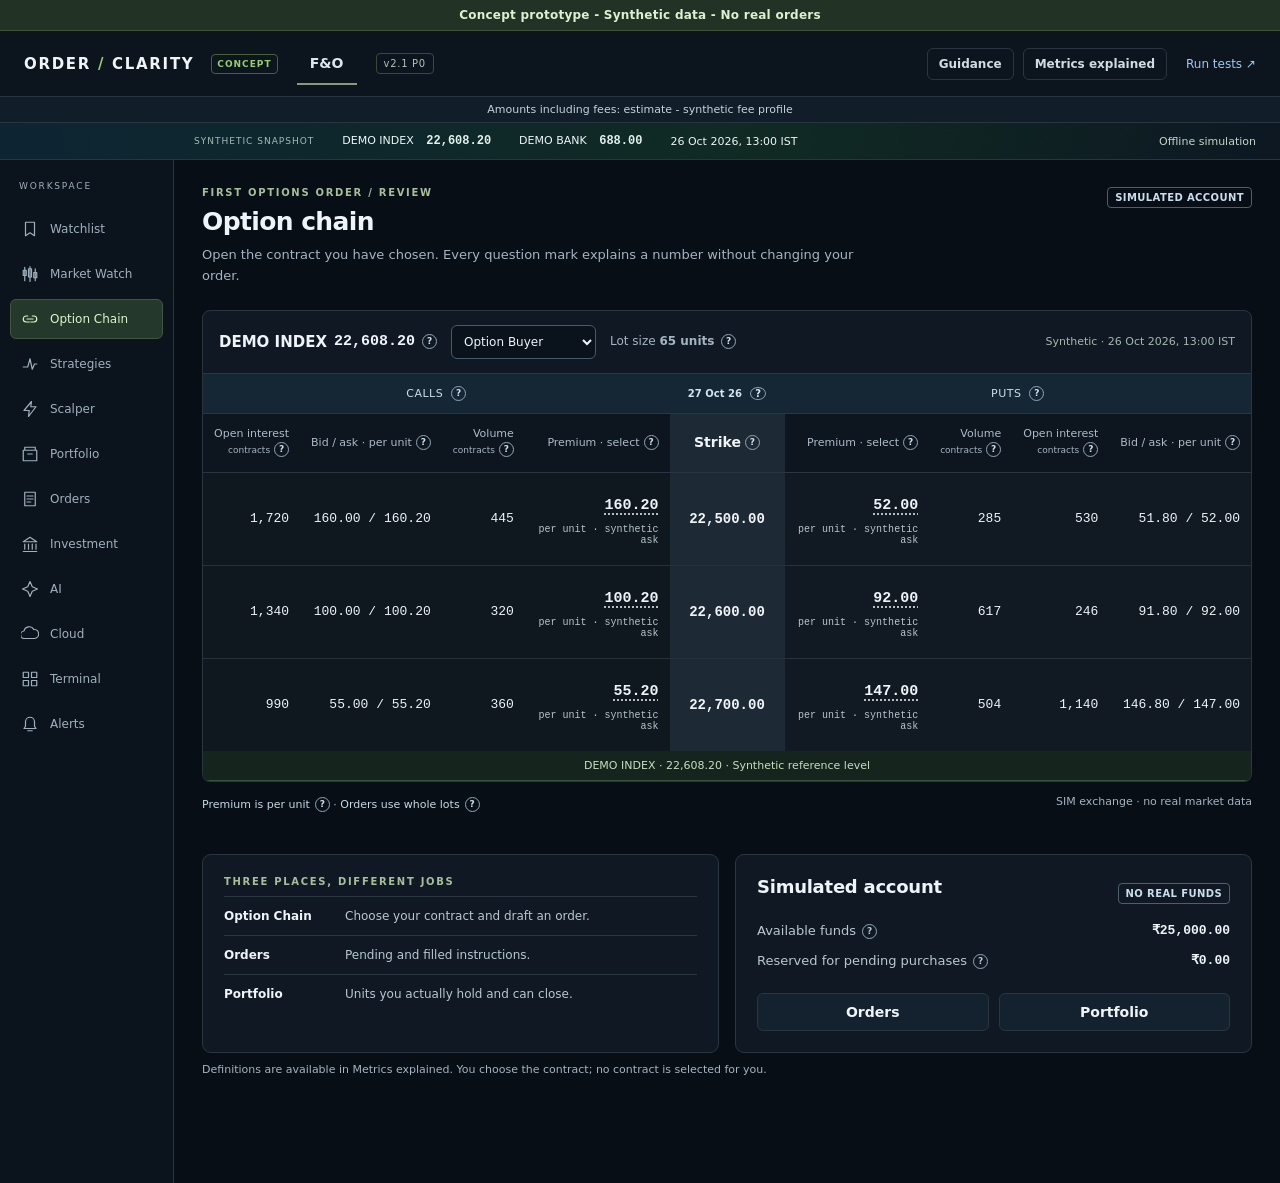
<file: index.html>
<!doctype html>
<html lang="en">
<head>
  <meta charset="utf-8"><meta name="viewport" content="width=device-width,initial-scale=1">
  <meta name="description" content="An offline concept prototype for understanding a chosen first options order. Synthetic data, simulated orders only.">
  <title>Order clarity · First order, understood</title>
  <link rel="icon" href="data:,">
  <link rel="stylesheet" href="assets/css/styles.css?v=2.1-p0">
</head>
<body>
  <a class="skip" href="#main">Skip to content</a>
  <div class="concept-banner">Concept prototype - Synthetic data - No real orders</div>
  <header class="topbar"><div class="wordmark">ORDER<span> / </span>CLARITY <span class="concept-tag">CONCEPT</span></div>
    <button class="product-tab" data-action="enter-fno" id="fno-entry">F&amp;O</button><span class="release-tag">v2.1 P0</span><div class="header-tools"><button class="text-button" id="guidance-toggle" data-action="guidance">Guidance</button><button class="text-button" data-action="glossary">Metrics explained</button></div>
    <a class="test-link" href="tests.html">Run tests <span aria-hidden="true">↗</span></a>
  </header>
  <div class="fee-estimate-notice" id="fee-estimate-notice">Amounts including fees: estimate - synthetic fee profile</div>
  <div class="market-strip"><span class="strip-label">SYNTHETIC SNAPSHOT</span><span>DEMO INDEX <b>22,608.20</b></span><span>DEMO BANK <b>688.00</b></span><span id="clock-label">26 Oct 2026 · 13:00 IST</span><span class="offline-label">Offline simulation</span></div>
  <div class="workspace"><nav id="sidebar" class="sidebar" aria-label="Dashboard navigation"></nav><main id="main" tabindex="-1"><div id="app"></div></main></div>
  <dialog id="experience-dialog" aria-labelledby="dialog-title"><div id="dialog-content"></div></dialog>
  <div id="toast" class="toast" role="status" aria-live="polite" hidden></div>
  <details hidden id="evaluator" class="evaluator">
    <summary><span class="drawer-dot" aria-hidden="true"></span> Evaluator controls </summary>
    <div class="drawer-content">
      <div class="mode-control evaluation-mode" role="group" aria-label="Comprehension test mode"><button id="review-mode" data-mode="review">Review layer</button><button id="baseline-mode" data-mode="baseline">Constructed baseline</button></div>
      <p class="policy-note">Prototype policies, not Nubra or exchange rules: stale &gt; 30 seconds; spread &gt; 5% of midpoint blocks review. Fills are evaluator-triggered and must match a price and whole-lot depth.</p>
      <div class="controls-grid">
        <label>Scenario<select id="scenario"><option value="normal">Normal</option><option value="stale">Stale quote</option><option value="wide">Wide spread</option><option value="no-bid">No bid</option><option value="missing-fees">Missing fees</option><option value="changed">Data changed after review</option><option value="missing-data">Missing contract data</option><option value="expired">Expired contract</option><option value="stop-gap">Gap below pending stop-limit</option></select></label>
        <button id="apply-scenario" class="secondary">Apply scenario</button>
        <label>Separate test fixture<select id="fixture"><option value="">Choose a fixture</option><option value="A">A · Synthetic normal call</option><option value="B">B · Synthetic normal put</option><option value="C">C · Synthetic no-bid call</option><option value="D">D · Synthetic stock option (blocked)</option><option value="REG-C">Regression · 22,600 CE, ₹150.45</option><option value="REG-P">Regression · 22,600 PE, ₹78.95</option><option value="GOLD-C">Arithmetic · 20,000 CE, ₹100</option><option value="GOLD-P">Arithmetic · 20,000 PE, ₹100</option></select></label>
        <button id="load-fixture" class="secondary">Open fixture</button>
      </div>
      <div class="controls-grid fill-grid"><label>Active simulated order<select id="active-order"><option value="">No submitted orders</option></select></label><button id="fill-now" class="secondary">Fill now</button><button id="partial-fill" class="secondary">Partial 50%</button><button id="reject-order" class="secondary">Reject remainder</button><button id="stay-pending" class="secondary">Let it stay pending</button></div>
      <div class="controls-grid"><label>Expiry settlement level<input id="settlement-level" inputmode="decimal" value="22600.00"></label><button id="settle" class="secondary">Process synthetic expiry</button><button id="reset" class="danger-outline">Reset simulation</button><button id="open-sell" class="secondary">Test opening Sell</button></div>
      <p id="evaluator-result" class="drawer-result" role="status" aria-live="polite">Select a contract or test fixture to begin. Partial 50% needs at least two remaining lots.</p>
      <p class="small">No real account or network connection. Reset clears all orders, positions, reservations, and scenarios. Reload also starts a fresh simulation.</p>
    </div>
  </details>
  <script src="assets/js/fee-config.js?v=2.1-p0"></script><script src="assets/js/fees.js?v=2.1-p0"></script><script src="assets/js/fixtures.js?v=2.1-p0"></script><script src="assets/js/engine.js?v=2.1-p0"></script><script src="assets/js/simulator.js?v=2.1-p0"></script><script src="assets/js/explain.js?v=2.1-p0"></script><script src="assets/js/guide.js?v=2.1-p0"></script><script src="assets/js/ui.js?v=2.1-p0"></script>
</body>
</html>
</file>
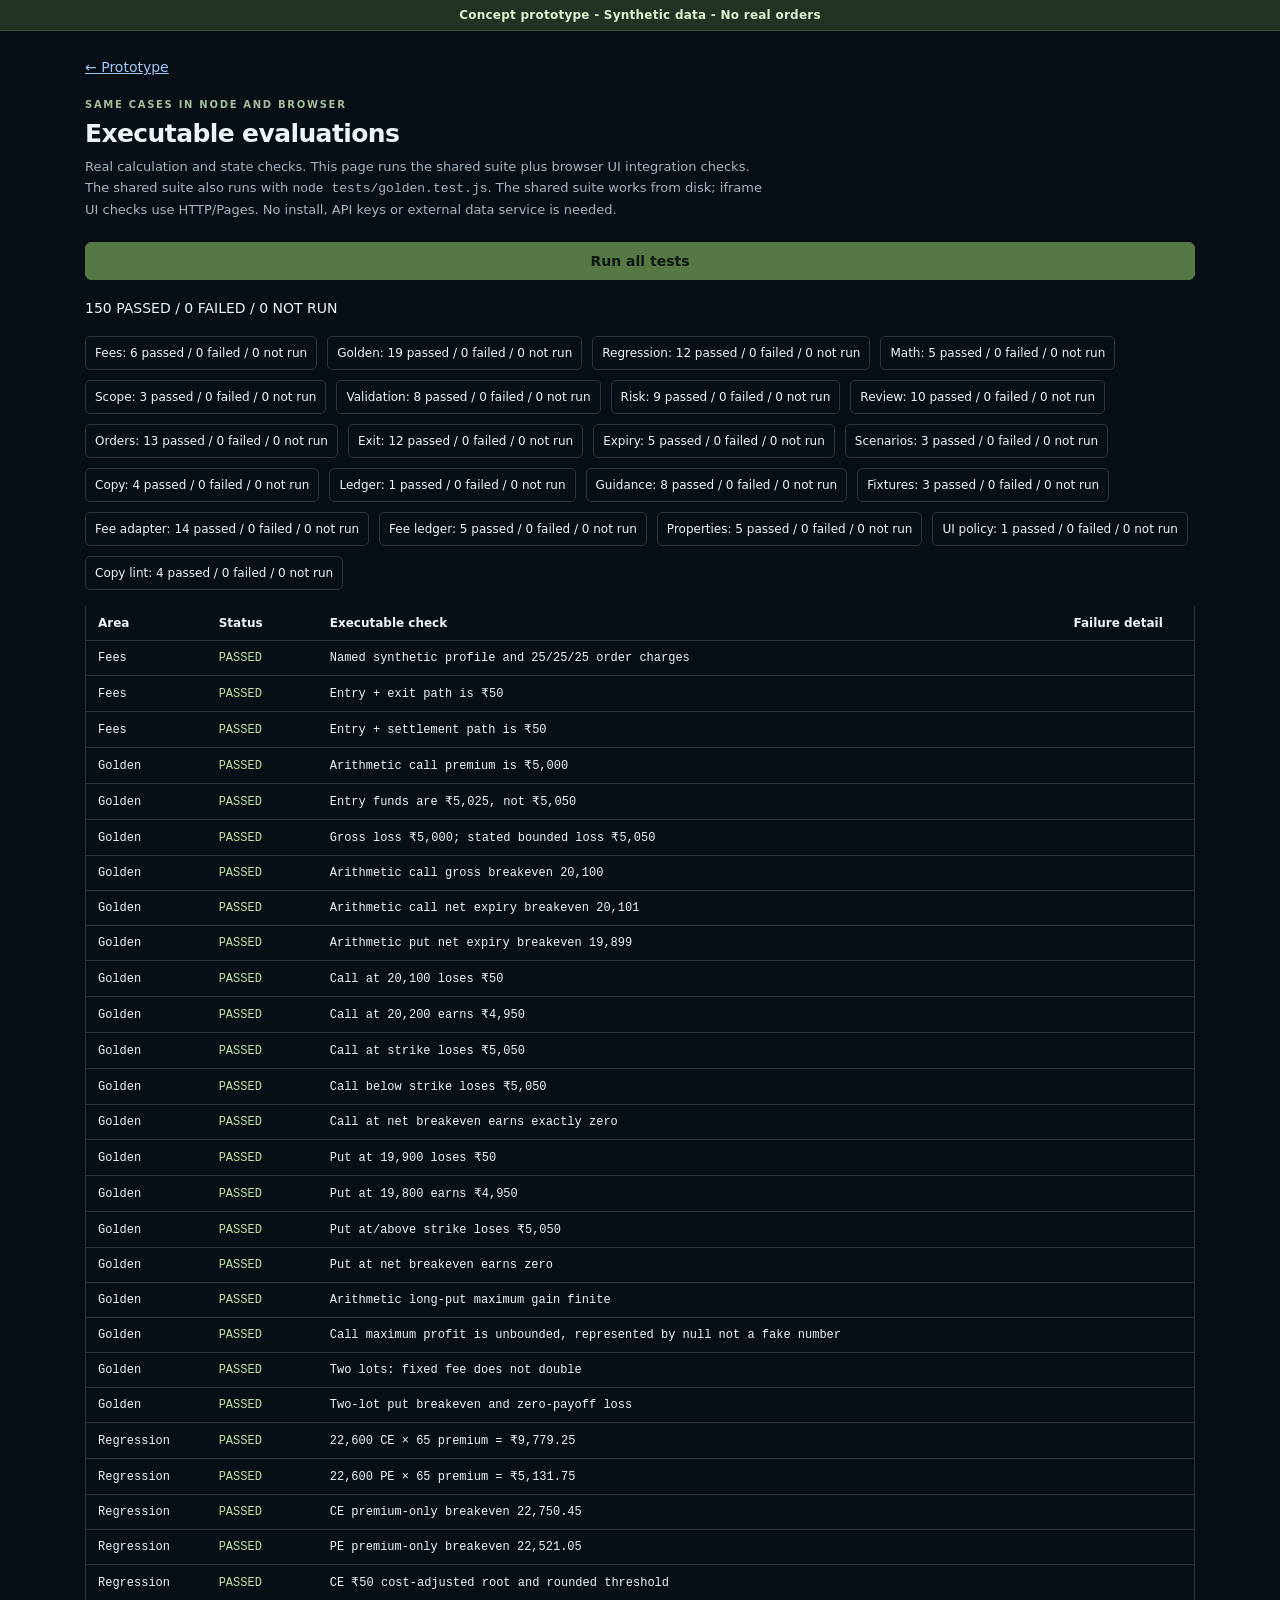
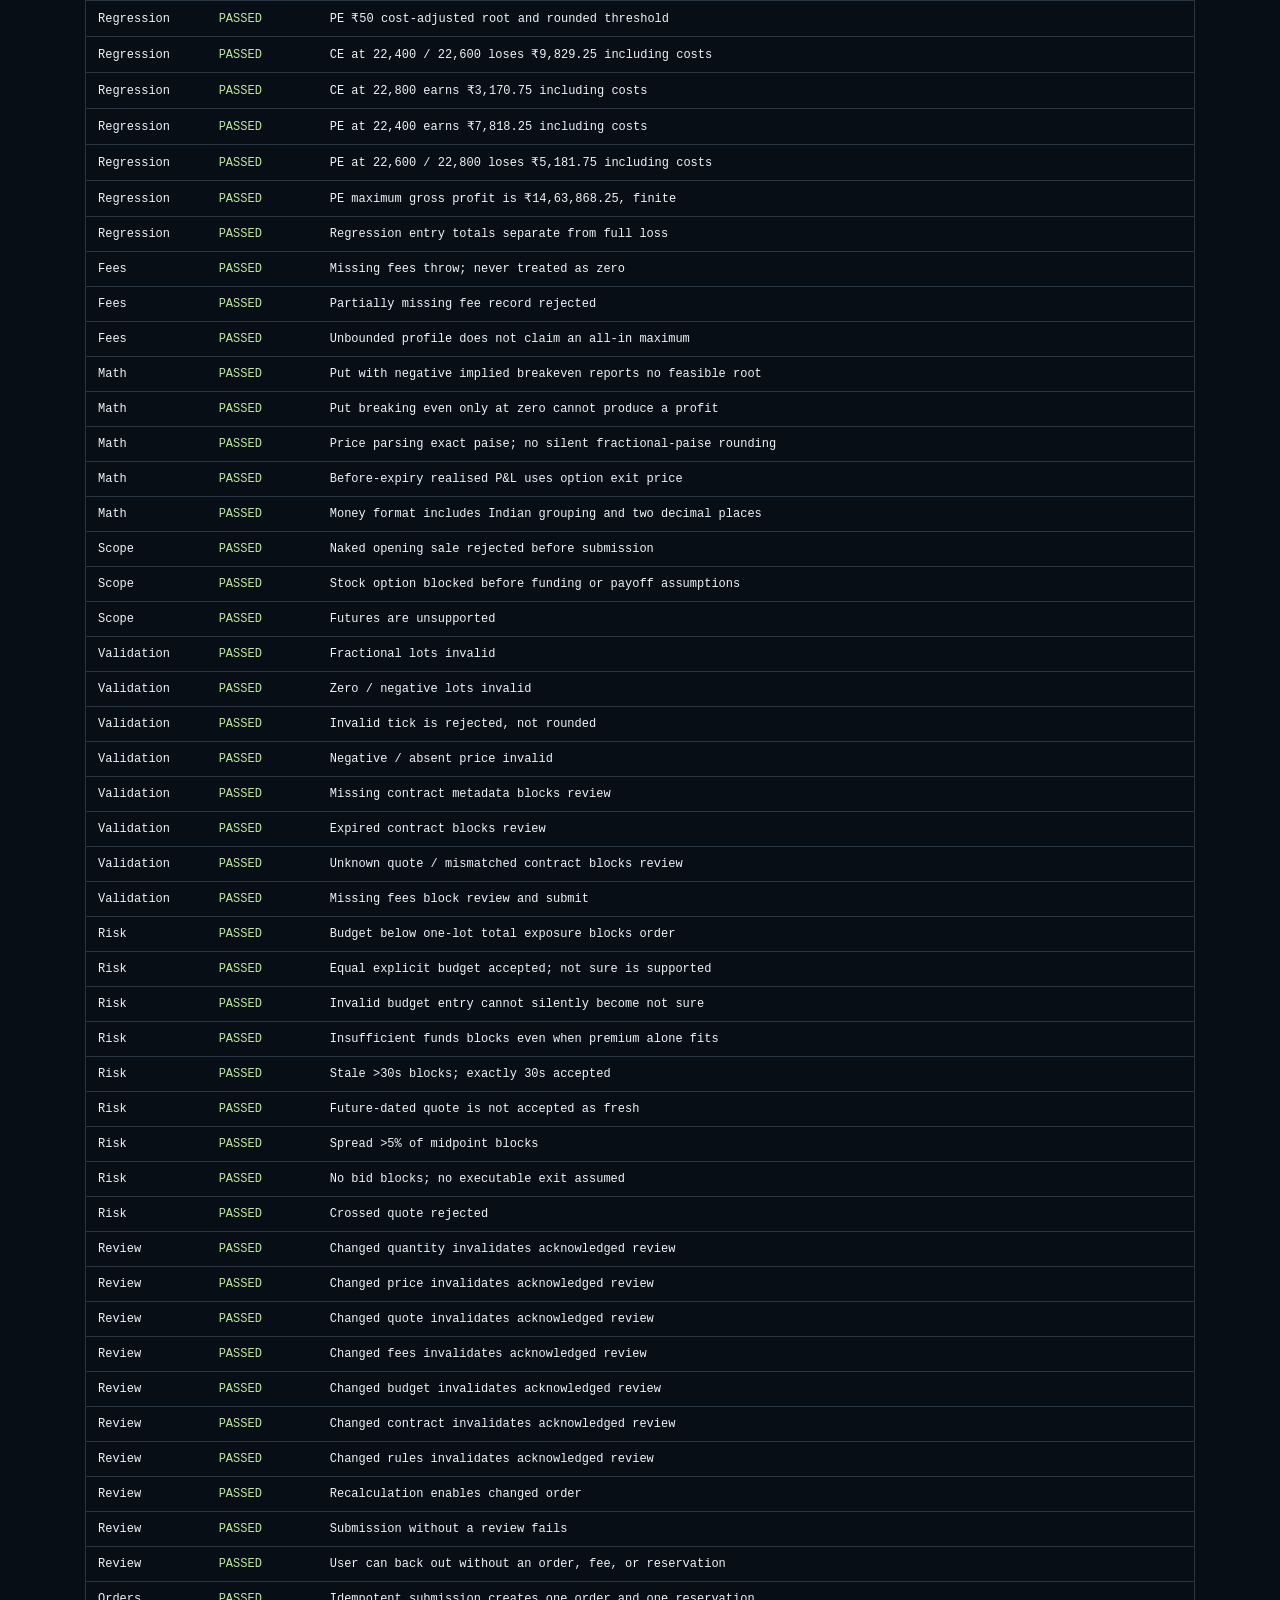
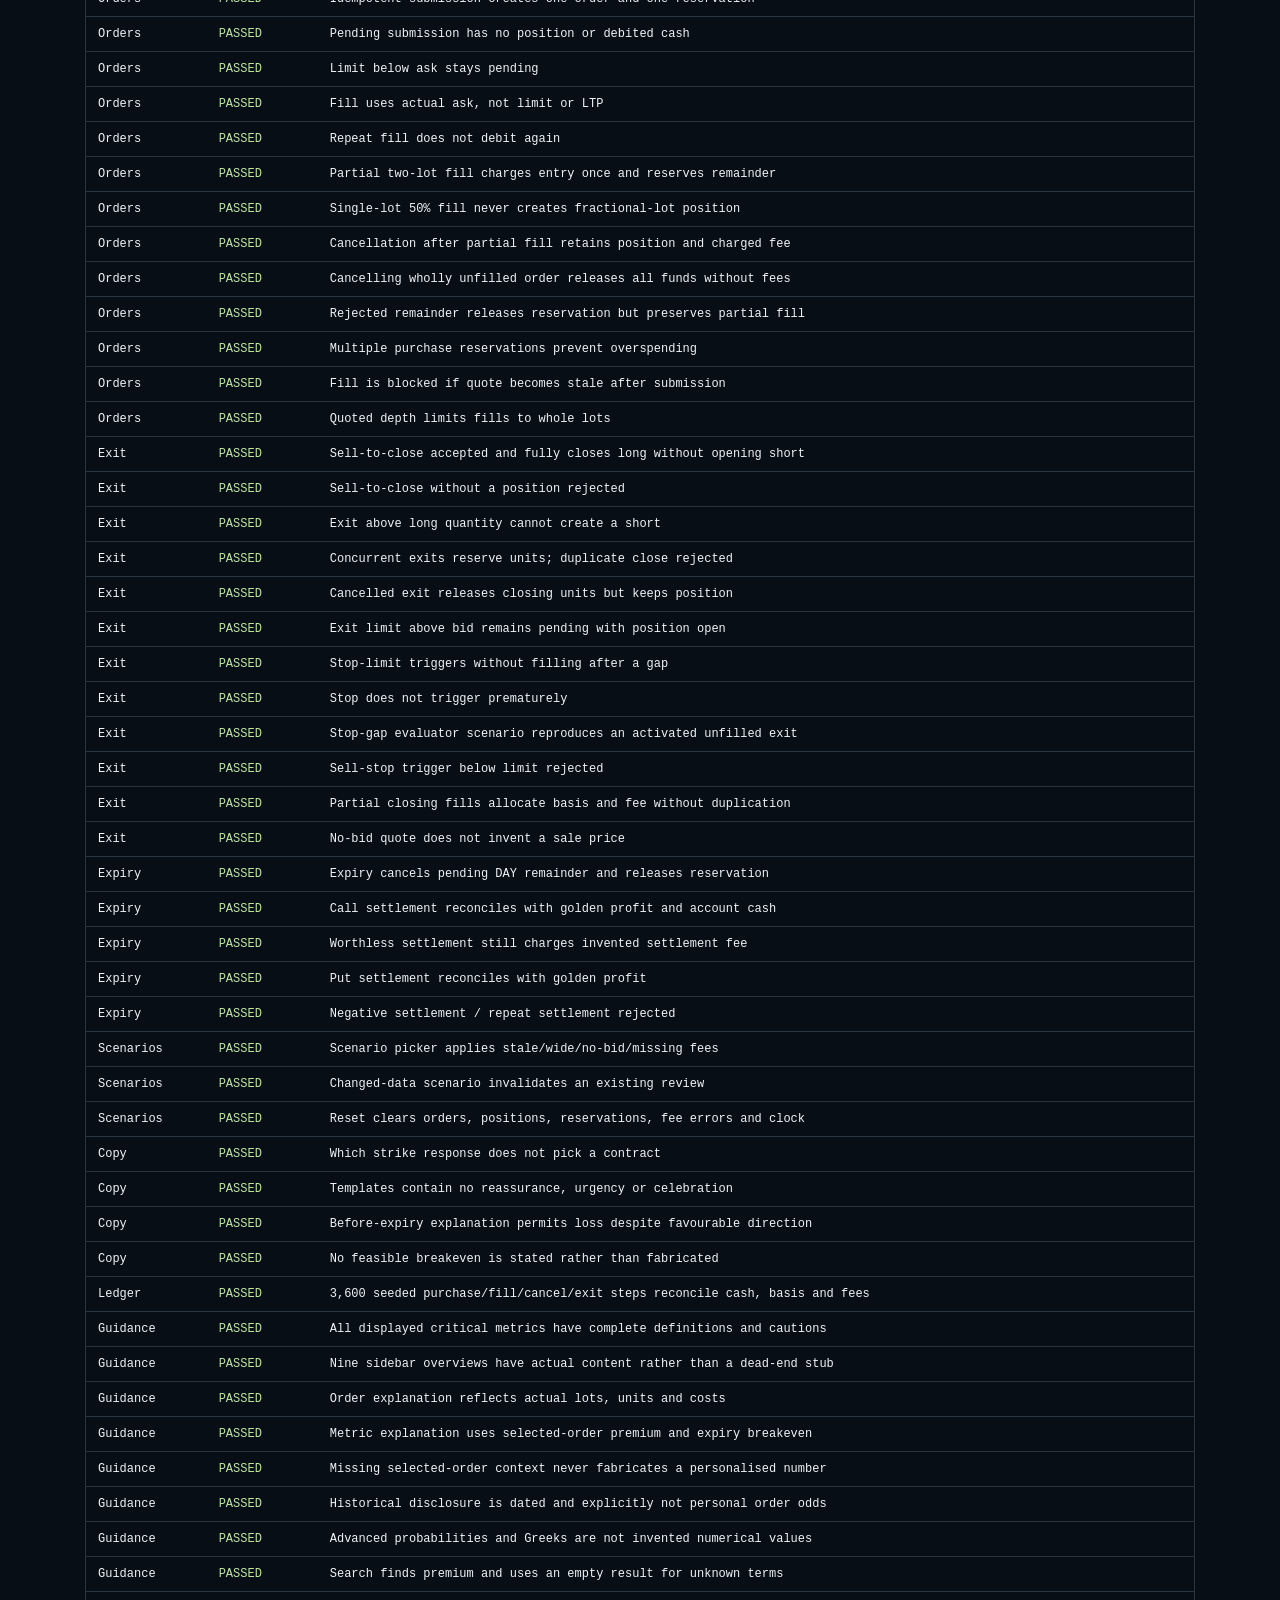
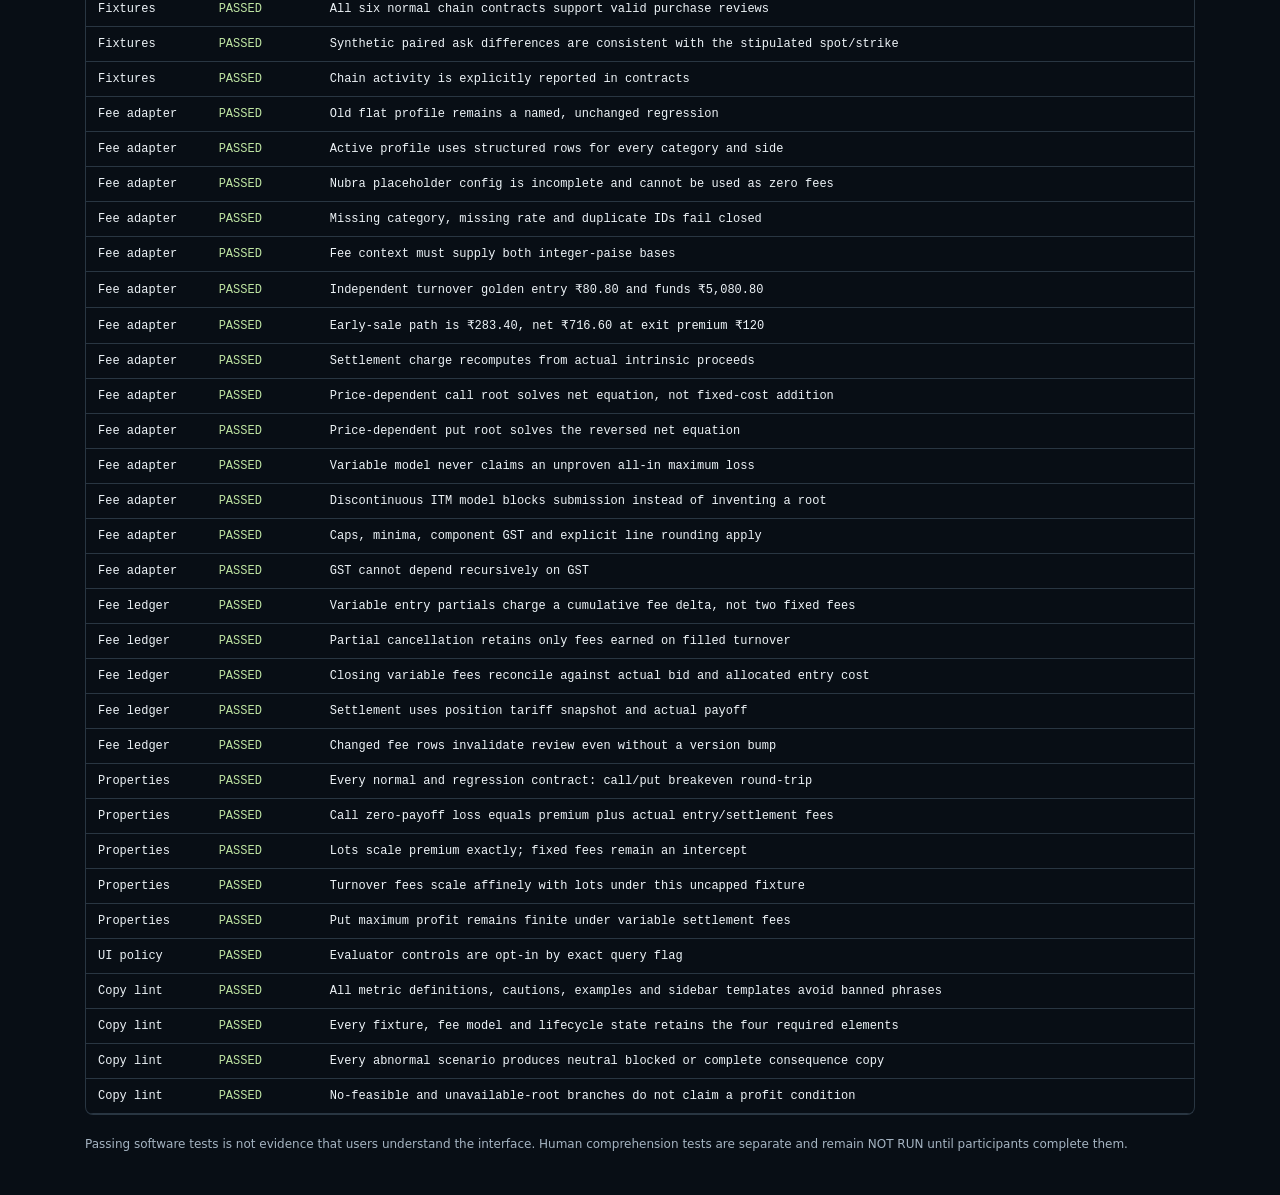
<file: tests.html>
<!doctype html><html lang="en"><head><meta charset="utf-8"><meta name="viewport" content="width=device-width,initial-scale=1"><title>Executable evals · Order clarity</title><link rel="icon" href="data:,"><link rel="stylesheet" href="assets/css/styles.css"></head><body>
<div class="concept-banner">Concept prototype - Synthetic data - No real orders</div><main class="tests-main"><a href="index.html">← Prototype</a><div class="eyebrow" style="margin-top:24px">SAME CASES IN NODE AND BROWSER</div><h1>Executable evaluations</h1><p class="subhead">Real calculation and state checks. This page runs the shared suite plus browser UI integration checks. The shared suite also runs with <span class="mono">node tests/golden.test.js</span>. The shared suite works from disk; iframe UI checks use HTTP/Pages. No install, API keys or external data service is needed.</p><div class="actions"><button id="run" class="primary">Run all tests</button></div><div id="summary" class="test-summary" role="status" aria-live="polite">NOT RUN</div><div id="area-summary" class="area-summary" aria-label="Results by area"></div><div class="table-scroll"><table class="test-table"><thead><tr><th>Area</th><th>Status</th><th>Executable check</th><th>Failure detail</th></tr></thead><tbody id="results"></tbody></table></div><p class="small" style="margin-top:20px">Passing software tests is not evidence that users understand the interface. Human comprehension tests are separate and remain NOT RUN until participants complete them.</p></main>
<script src="assets/js/fee-config.js"></script><script src="assets/js/fees.js"></script><script src="assets/js/fixtures.js"></script><script src="assets/js/engine.js"></script><script src="assets/js/simulator.js"></script><script src="assets/js/explain.js"></script><script src="assets/js/guide.js"></script><script src="tests/golden.test.js"></script>
<script src="tests/browser-ui.test.js"></script>
<script>
(function(){'use strict';
function show(all){var body=document.getElementById('results');body.textContent='';var counts={pass:0,fail:0,notrun:0},areas={};
all.forEach(function(r){var key=r.pass===null?'notrun':r.pass?'pass':'fail';counts[key]++;var a=areas[r.area]||(areas[r.area]={pass:0,fail:0,notrun:0});a[key]++;
var row=document.createElement('tr');[r.area,key==='notrun'?'NOT RUN':r.pass?'PASSED':'FAILED',r.name,r.detail].forEach(function(v,i){var cell=document.createElement('td');cell.textContent=v;if(i===1)cell.className=r.pass?'result-pass':r.pass===false?'result-fail':'';row.appendChild(cell);});body.appendChild(row);});
document.getElementById('summary').textContent=counts.pass+' PASSED / '+counts.fail+' FAILED / '+counts.notrun+' NOT RUN';var area=document.getElementById('area-summary');area.textContent='';Object.keys(areas).forEach(function(k){var el=document.createElement('span');el.textContent=k+': '+areas[k].pass+' passed / '+areas[k].fail+' failed / '+areas[k].notrun+' not run';area.appendChild(el);});window.FTBrowserTestResults=all;}
async function run(){var button=document.getElementById('run');button.disabled=true;document.getElementById('summary').textContent='RUNNING';try{var all=window.FTTests.run();show(all);all=all.concat(await window.FTBrowserUI.run());show(all);}catch(err){document.getElementById('summary').textContent='FAILED TO RUN: '+err.message;}finally{button.disabled=false;}}
document.getElementById('run').addEventListener('click',run);run();}());
</script></body></html>
</file>
<file: assets/css/styles.css>
:root{color-scheme:dark;--bg:#080e15;--panel:#101923;--panel2:#142230;--line:#293642;--muted:#a5b4c2;--text:#eef4f8;--accent:#96cf6c;--red:#ff999c;--amber:#f0c577;--blue:#9ec9f5;--focus:#d5f29b;font-family:system-ui,-apple-system,BlinkMacSystemFont,"Segoe UI",sans-serif;font-size:14px}
*{box-sizing:border-box}body{margin:0;background:var(--bg);color:var(--text)}button,input,select,textarea{font:inherit}button,a,input,select,summary{touch-action:manipulation}button{cursor:pointer}button:disabled{cursor:not-allowed;opacity:.55}a{color:var(--blue)}button:focus-visible,a:focus-visible,input:focus-visible,select:focus-visible,summary:focus-visible{outline:3px solid var(--focus);outline-offset:3px}button,input,select{border-radius:6px}button{padding:10px 15px;background:var(--panel2);border:1px solid var(--line);color:var(--text);font-weight:550}button:hover:not(:disabled){filter:brightness(1.15)}input,select{background:#0a121c;color:var(--text);border:1px solid #47596a;min-height:42px;padding:9px 11px;width:100%}input[type=checkbox]{width:18px;min-height:18px;accent-color:var(--accent)}label{display:flex;flex-direction:column;gap:7px;color:#c5d2dd;font-size:13px}h1,h2,h3,p{margin-top:0}h1{font-size:25px;letter-spacing:-.6px;margin-bottom:9px}h2{font-size:18px;letter-spacing:-.25px;margin-bottom:14px}h3{font-size:14px;margin-bottom:8px}p{line-height:1.6}small,.small{font-size:12px;line-height:1.6;color:var(--muted)}.muted{color:var(--muted)}.mono,.money,td,.market-strip b{font-family:ui-monospace,SFMono-Regular,Consolas,"Liberation Mono",monospace;font-variant-numeric:tabular-nums}.skip{position:fixed;top:-80px;z-index:50;background:white;color:black;padding:12px}.skip:focus{top:10px}.concept-banner{background:#223326;color:#dcf2cf;text-align:center;font-size:12px;font-weight:600;padding:8px 16px;letter-spacing:.25px;border-bottom:1px solid #40543a}.topbar{height:66px;display:flex;align-items:center;gap:28px;padding:0 24px;border-bottom:1px solid var(--line);background:#0c141d}.wordmark{font-size:15px;font-weight:750;letter-spacing:1.7px;white-space:nowrap}.wordmark>span{color:var(--accent)}.concept-tag{font-size:9px;letter-spacing:1px;border:1px solid #486039;border-radius:4px;padding:4px 5px;margin-left:10px;vertical-align:middle}.mode-control{display:flex;background:#080e15;padding:3px;border:1px solid var(--line);border-radius:7px;margin-left:auto}.mode-control button{padding:7px 12px;background:transparent;border:0;font-size:12px;font-weight:500;color:var(--muted)}.mode-control button[aria-pressed=true]{background:#293a43;color:#f0f8ed}.test-link{text-decoration:none;font-size:12px;white-space:nowrap}.market-strip{display:flex;gap:28px;align-items:center;padding:11px 24px 11px 84px;background:linear-gradient(100deg,#0d2533,#102a23 60%,#0d1822);border-bottom:1px solid var(--line);font-size:11px;overflow:auto;white-space:nowrap}.market-strip b{margin-left:9px;color:#e3f1ec;font-size:12px}.strip-label{font-size:9px;letter-spacing:1px;color:#a7bbb7}.offline-label{margin-left:auto;color:#c6d3c7}.workspace{display:flex;min-height:calc(100vh - 190px)}.sidebar{width:64px;flex-shrink:0;border-right:1px solid var(--line);background:#0b141d;display:flex;flex-direction:column;align-items:center;padding:17px 6px;gap:7px}.nav-button{position:relative;display:flex;align-items:center;justify-content:center;width:43px;height:40px;padding:8px;border-color:transparent;background:transparent;color:#9fb0bd}.nav-button.active{color:#dcf5c8;background:#24382c;border-color:#425540}.nav-button svg{width:21px;height:21px;stroke:currentColor;stroke-width:1.6;fill:none;stroke-linecap:round;stroke-linejoin:round}.nav-name{position:absolute;left:49px;white-space:nowrap;background:#253443;color:#fff;padding:7px 10px;border:1px solid var(--line);border-radius:5px;opacity:0;pointer-events:none;z-index:10}.nav-button:hover .nav-name,.nav-button:focus-visible .nav-name{opacity:1}main{flex:1;min-width:0;padding:27px 28px 86px}.page-head{display:flex;justify-content:space-between;align-items:flex-start;gap:18px;margin-bottom:23px}.eyebrow{font-size:10px;letter-spacing:1.7px;color:#a5bf9b;font-weight:600;margin-bottom:9px}.subhead{color:var(--muted);max-width:680px;font-size:13px;margin:0}.head-actions{display:flex;gap:8px;align-items:center}.tag{display:inline-block;font-size:10px;font-weight:600;letter-spacing:.4px;border:1px solid #48616b;color:#c7dfed;border-radius:4px;padding:4px 7px;white-space:nowrap}.chain-toolbar{display:flex;align-items:center;gap:14px;padding:14px 16px;background:var(--panel);border:1px solid var(--line);border-radius:8px 8px 0 0}.chain-toolbar select{width:145px;min-height:34px;padding:6px 8px;font-size:12px}.chain-toolbar strong{font-size:15px}.quote-state{margin-left:auto;color:#a4b8aa;font-size:11px}.table-scroll{overflow:auto;border:1px solid var(--line);border-top:0;border-radius:0 0 8px 8px}.chain-table{width:100%;border-collapse:collapse;min-width:790px;background:#0d151e}.chain-table th{font-weight:500;color:#abbcc9;padding:13px 11px;border-bottom:1px solid var(--line);font-size:11px;text-align:right;font-family:system-ui,sans-serif}.chain-table .group th{text-align:center;padding:10px;background:#152634;color:#cedce6;letter-spacing:.5px;font-size:11px}.chain-table td{padding:19px 11px;text-align:right;border-bottom:1px solid #26313c;font-size:13px}.chain-table tr:last-child td{border-bottom:0}.chain-table .strike{text-align:center;background:#1d2935;font-weight:700;color:#f0f4f6;font-size:14px;min-width:115px}.chain-table .group .strike{font-size:11px;font-weight:500}.chain-table td.call-tint{background:#11221c40}.chain-table td.put-tint{background:#18212e55}.chain-table .select-contract{background:transparent;color:var(--text);border:0;padding:5px 0;font-size:15px;font-family:inherit;text-decoration:underline;text-decoration-style:dotted;text-underline-offset:5px}.chain-table .select-contract:hover{color:var(--accent)}.depth-label{color:#b6c5cf;font-size:10px;display:block;margin-top:5px}.ticker-line{background:#15251e;border-bottom:1px solid #36523b;color:#c5dec0;text-align:center;font-size:11px;padding:8px}.chain-footer{display:flex;justify-content:space-between;gap:20px;padding:13px 0;color:var(--muted);font-size:11px}.chain-bottom{display:grid;grid-template-columns:1fr 1fr;gap:16px;margin-top:27px}.panel{background:var(--panel);border:1px solid var(--line);border-radius:9px;padding:21px}.panel.slim{padding:16px 19px}.panel p:last-child{margin-bottom:0}.empty-line{display:flex;justify-content:space-between;align-items:center;gap:20px}.empty-line .large-icon{width:46px;height:46px;color:var(--muted);border:1px solid var(--line);display:grid;place-items:center;border-radius:10px;font-size:23px}.primary{background:var(--accent);color:#13200f;border-color:var(--accent);font-weight:650}.secondary{background:#172432}.danger-outline{color:#ffc2c3;border-color:#835358;background:#2e1c23}.sell{background:#b84a52;color:white;border-color:#d4777d}.text-button{background:transparent;border:1px solid var(--line);color:#d0dce5}.ticket-layout{display:grid;grid-template-columns:minmax(310px,520px) minmax(260px,1fr);gap:22px;max-width:1100px;margin:auto}.ticket-label{font-size:11px;line-height:1.5;color:#dec596;background:#30291c;border:1px solid #615336;border-radius:6px;padding:10px 12px;margin-bottom:20px}.contract-heading{display:flex;gap:10px;justify-content:space-between;align-items:center;border-bottom:1px solid var(--line);padding-bottom:16px;margin-bottom:20px}.contract-heading h2{margin:0;font-size:18px}.quote-grid{display:grid;grid-template-columns:repeat(3,1fr);gap:15px;margin:18px 0}.quote-grid small{display:block}.quote-grid strong{display:block;margin-top:5px;font-size:16px}.field-row{display:grid;grid-template-columns:1fr 1fr;gap:15px;margin-bottom:18px}.helper{font-size:11px;color:var(--muted);margin-top:7px;line-height:1.5}.check-label{display:flex;flex-direction:row;align-items:center;gap:9px;margin:10px 0}.form-section{border-top:1px solid var(--line);padding-top:17px;margin-top:18px}.money-line{display:flex;justify-content:space-between;gap:15px;margin:11px 0;font-size:13px}.money-line.total{font-size:16px;border-top:1px solid var(--line);margin-top:16px;padding-top:16px}.money-line span:first-child{color:#b8c7d1}.money-line.total span{color:var(--text)}.actions{display:flex;gap:10px;flex-wrap:wrap;margin-top:22px}.actions>*{flex:1;white-space:nowrap}.actions .back{flex:0 0 auto}.facts-stack{display:flex;flex-direction:column;gap:14px}.note-icon{font-size:20px;margin-bottom:13px;color:var(--blue)}.note-title{font-size:13px;margin:0 0 7px}.fact-list{margin:0;padding:0;list-style:none}.fact-list li{padding:12px 0;border-bottom:1px solid var(--line);color:#c0ced9;line-height:1.6;font-size:12px}.fact-list li:last-child{border-bottom:0}.error-box,.changed-box{padding:13px 15px;border:1px solid #81535a;background:#2c1b24;border-radius:7px;margin:15px 0;font-size:12px;color:#ffd0d3;line-height:1.6}.error-box ul{padding-left:17px;margin:5px 0}.changed-box{background:#30291b;border-color:#7e693f;color:#ffe0a5}.review-wrap{max-width:1120px;margin:auto}.review-header{background:#15241e;border:1px solid #3c5141;padding:18px 21px;border-radius:9px;margin-bottom:19px;display:flex;justify-content:space-between;gap:20px;align-items:center}.review-header h2{font-size:18px;margin:0 0 5px}.review-header p{margin:0;color:#bdd0c2;font-size:12px}.review-layout{display:grid;grid-template-columns:1.65fr 1fr;gap:18px}.review-column{display:flex;flex-direction:column;gap:18px}.metric-value{font-size:29px;letter-spacing:-.7px;line-height:1.25;margin:10px 0;color:#f5f9f4}.metric-label{font-size:11px;color:#c1cebc;text-transform:uppercase;letter-spacing:1px}.cost-chip{display:inline-block;background:#172430;padding:5px 8px;border-radius:4px;font-size:11px;color:#b7c8d6}.scenario-cards{display:grid;grid-template-columns:repeat(3,1fr);gap:10px;margin-top:17px}.scenario-card{border:1px solid #3a4754;background:#0b141e;border-radius:7px;padding:14px 12px;min-height:130px}.scenario-card h3{font-size:11px;font-weight:500;color:#c1cfdb;margin-bottom:12px}.scenario-card strong{display:block;font-size:17px;font-weight:550;margin-bottom:7px}.scenario-card small{font-size:10px}.negative{color:#ffb0b3}.positive{color:#b9df9e}.neutral{color:#d8e2ea}.review-actions{background:#111d28;border:1px solid var(--line);padding:17px 20px;border-radius:9px;display:flex;align-items:center;justify-content:space-between;gap:20px;margin-top:18px}.review-actions .actions{margin:0}.fee-note{font-size:11px;color:#a7b8c6;line-height:1.6;margin-top:18px}.status-heading{display:flex;align-items:center;gap:12px;margin-bottom:18px}.status-icon{width:42px;height:42px;display:grid;place-items:center;background:#253440;border:1px solid #4b6271;border-radius:50%;font-size:20px}.status-badge{display:inline-block;background:#263745;border:1px solid #4b5d69;border-radius:4px;padding:5px 8px;font-size:11px;color:#e2ebf1}.status-grid{display:grid;grid-template-columns:repeat(4,1fr);gap:16px;border-top:1px solid var(--line);border-bottom:1px solid var(--line);padding:19px 0;margin:20px 0}.status-grid small{display:block;margin-bottom:8px}.status-grid strong{font-weight:500}.history{padding-left:18px;color:#b9c9d6;font-size:12px;line-height:1.9}.list-table{width:100%;border-collapse:collapse;min-width:620px}.list-table td,.list-table th{text-align:left;padding:13px 12px;border-bottom:1px solid var(--line);font-size:12px}.list-table th{font-family:system-ui,sans-serif;color:var(--muted);font-weight:500}.table-panel{overflow:auto;padding:0}.empty{max-width:700px;margin:60px auto;text-align:center}.empty p{color:var(--muted)}.baseline-wrap{max-width:650px;margin:auto}.baseline-label{background:#283442;border:1px solid #4b5e70;padding:11px 13px;font-size:12px;border-radius:6px;margin-bottom:16px}.toast{position:fixed;left:50%;bottom:76px;transform:translateX(-50%);background:#e3eaf0;color:#14202c;border:1px solid white;border-radius:7px;padding:12px 20px;z-index:100;max-width:90vw;font-size:12px;box-shadow:0 6px 30px #0008}.evaluator{position:fixed;bottom:0;left:64px;right:0;background:#101b27;border-top:1px solid #53667a;z-index:20;box-shadow:0 -8px 28px #0004}.evaluator summary{cursor:pointer;padding:15px 25px;font-size:12px;font-weight:600;list-style-position:inside}.drawer-dot{display:inline-block;width:7px;height:7px;background:var(--blue);border-radius:50%;margin:0 7px}.summary-meta{font-weight:400;color:#a7b8c7;margin-left:14px;font-size:11px}.drawer-content{padding:0 25px 18px;max-height:65vh;overflow:auto}.policy-note{color:#c7d4df;font-size:12px;max-width:1080px}.controls-grid{display:grid;grid-template-columns:2fr 1fr 2fr 1fr;gap:12px;align-items:end;margin:14px 0}.fill-grid{grid-template-columns:2fr repeat(4,1fr)}.controls-grid button{font-size:12px;min-height:42px;padding:9px}.drawer-result{color:#d3e6c9;font-size:12px;border-left:2px solid #86ab72;padding:8px 12px;background:#18271f}.tests-main{max-width:1150px;margin:auto;padding:28px 20px}.test-summary{display:flex;gap:18px;margin:20px 0}.result-pass{color:#bfe5a3}.result-fail{color:#ffb5ba}.test-table{width:100%;border-collapse:collapse;font-size:12px}.test-table td,.test-table th{padding:10px 12px;border-bottom:1px solid var(--line);text-align:left}.test-table td:nth-child(2){min-width:95px}.test-table td:last-child{max-width:400px;overflow-wrap:anywhere}.inline-answer{background:#0b151f;padding:12px;border-radius:5px;color:#c5d3dd;font-size:12px;margin-top:10px}.info-row{display:flex;justify-content:space-between;gap:14px;align-items:center}.quiet-link{font-size:12px}.budget-value{max-width:220px}.testing-note{font-size:11px;color:var(--muted);padding:8px 0}.position-foot{margin-top:16px}.offscreen{position:absolute;width:1px;height:1px;overflow:hidden;clip:rect(0,0,0,0)}
@media(min-width:1600px){main{padding-left:45px;padding-right:45px}.chain-table td{padding-top:25px;padding-bottom:25px}}
@media(max-width:1024px){.market-strip{gap:18px;padding-left:78px}.review-layout{grid-template-columns:1.3fr 1fr}.scenario-cards{gap:7px}.scenario-card{padding:12px 8px}.scenario-card strong{font-size:14px}.controls-grid{grid-template-columns:1fr 1fr}.fill-grid{grid-template-columns:repeat(3,1fr)}.ticket-layout{grid-template-columns:1fr 1fr}main{padding:23px 19px 85px}.wordmark{font-size:12px}.concept-tag{display:none}.topbar{gap:15px}}
@media(max-width:760px){.topbar{height:auto;min-height:62px;padding:13px 12px;flex-wrap:wrap;gap:10px}.wordmark{font-size:11px;letter-spacing:1px}.mode-control{margin-left:auto}.mode-control button{padding:6px 8px;font-size:11px}.test-link{font-size:11px}.market-strip{padding:10px 12px;gap:19px}.strip-label,.offline-label{display:none}.sidebar{width:47px;padding:12px 3px;gap:7px}.nav-button{width:35px;height:36px}.nav-button svg{width:19px;height:19px}.evaluator{left:47px}.evaluator summary{padding:14px 12px}.summary-meta{display:none}.drawer-content{padding:0 12px 12px}.controls-grid,.fill-grid{grid-template-columns:1fr 1fr}.ticket-layout,.review-layout,.chain-bottom{grid-template-columns:1fr}.page-head{flex-direction:column;gap:12px}h1{font-size:22px}main{padding:19px 12px 80px}.head-actions{width:100%}.panel{padding:17px}.review-header{padding:15px;align-items:flex-start}.review-actions{align-items:stretch;flex-direction:column;padding:15px}.review-actions .actions{flex-wrap:wrap}.review-actions .actions>*{flex:1}.scenario-cards{grid-template-columns:1fr}.scenario-card{min-height:0;display:grid;grid-template-columns:1fr 1fr;gap:4px;padding:12px}.scenario-card h3{grid-column:1/-1;margin:0}.scenario-card strong{font-size:17px;margin:5px 0}.scenario-card small{text-align:right;margin-top:5px}.quote-state{display:none}.chain-toolbar{gap:9px;flex-wrap:wrap}.chain-toolbar strong{font-size:12px}.status-grid{grid-template-columns:1fr 1fr}.field-row{gap:10px}.actions{gap:8px}.actions button{padding:10px 12px;font-size:12px}.chain-footer{flex-direction:column;gap:7px}.metric-value{font-size:27px}.review-header .tag{display:none}.fee-note{font-size:10px}.drawer-content .small{font-size:10px}.ticket-label{font-size:10px}.quote-grid strong{font-size:14px}.baseline-label{font-size:11px}}
.concept-banner{position:sticky;top:0;z-index:40}
@media(prefers-reduced-motion:no-preference){button{transition:background .13s,filter .13s}}

/* v2: contextual onboarding, fully explained controls, and an observable order journey. */
.product-tab{background:transparent;border:0;border-bottom:2px solid #879b7f;border-radius:0;padding:12px 10px;color:#dce5eb;min-width:60px}.product-tab.active{color:#d3edc4;border-color:#a7d48a}.release-tag{font-size:10px;letter-spacing:.7px;color:#b2c3b4;border:1px solid #374a3c;padding:4px 7px;border-radius:4px}.header-tools{display:flex;gap:9px;margin-left:auto}.header-tools button{font-size:12px;padding:8px 11px}.evaluation-mode{width:max-content;margin:8px 0 14px}.topbar{gap:19px}.sidebar{width:174px;align-items:stretch;padding:17px 10px;gap:5px}.nav-kicker{font-size:9px;letter-spacing:1.8px;color:#9bafbd;padding:4px 9px 13px}.nav-button{width:100%;justify-content:flex-start;gap:11px;padding:9px 10px}.nav-button svg{width:18px;height:18px;flex:0 0 auto}.nav-name{position:static;opacity:1;pointer-events:auto;background:transparent;border:0;padding:0;color:inherit;font-size:12px;font-weight:500;white-space:normal}.evaluator{left:174px}.market-strip{padding-left:194px}.release-tag{white-space:nowrap}.home-wrap{max-width:1080px;margin:30px auto 0;padding:10px 14px 25px}.home-eyebrow{font-size:10px;letter-spacing:2.4px;color:#bdcfbd;display:flex;gap:12px;align-items:center;margin-bottom:28px}.home-eyebrow span{font-size:9px;letter-spacing:.5px;border:1px solid #405447;border-radius:3px;padding:4px 6px}.home-wrap h1{font-size:49px;line-height:1.18;letter-spacing:-1.8px;margin-bottom:25px;font-weight:650}.home-wrap h1>span{color:#a9beb1}.home-lead{color:#b3c4d0;max-width:650px;font-size:15px;line-height:1.8}.home-action{display:flex;align-items:center;gap:20px;margin-top:28px}.large-button{padding:13px 24px;min-width:155px;font-size:14px}.large-button span{margin-left:24px}.home-action>span{font-size:11px;color:#a9b9c6}.home-preview{margin-top:43px;border:1px solid #33493e;border-radius:11px;background:linear-gradient(115deg,#13232a,#111e22 60%,#12241c);overflow:hidden}.home-preview-top{display:flex;justify-content:space-between;gap:20px;border-bottom:1px solid #34443f;padding:15px 22px;font-size:9px;letter-spacing:1.4px;color:#bacdbf}.home-preview-row{display:grid;grid-template-columns:repeat(3,1fr)}.home-preview-row>div{padding:25px 22px;border-right:1px solid #34443f}.home-preview-row>div:last-child{border:0}.home-preview-row>div>span{font-size:11px;color:#a2b7a6;letter-spacing:1px}.home-preview-row h2{font-size:17px;margin:16px 0 9px}.home-preview-row p{font-size:12px;line-height:1.7;color:#afc0c7;margin:0}.home-footnote{font-size:11px;line-height:1.8;max-width:760px;color:#9eafba;margin-top:24px}.guide-coach{position:relative;display:flex;align-items:flex-start;gap:15px;padding:18px 44px 17px 18px;background:#132532;border:1px solid #3d5c72;border-radius:8px;margin:0 0 21px}.guide-coach .eyebrow{color:#b3cfe0;font-size:9px;margin-bottom:7px;letter-spacing:1.3px}.guide-coach h2{font-size:14px;margin:0 0 7px;font-weight:600}.guide-coach p{font-size:12px;line-height:1.75;color:#c0d1dc;margin:0;max-width:880px}.coach-symbol{border:1px solid #81a2b7;color:#c6dfec;flex:0 0 25px;width:25px;height:25px;display:grid;place-items:center;border-radius:50%;font-family:Georgia,serif;font-style:italic;font-size:17px}.coach-dismiss{position:absolute;right:10px;top:10px;padding:2px 7px;background:transparent;border:0;font-size:19px;color:#b6cbd9}.coach-links{display:flex;gap:15px;flex-wrap:wrap;margin-top:10px}.metric-link{display:inline-flex;align-items:center;gap:5px;vertical-align:middle;border:0;background:transparent;color:#c5d8e4;font-size:11px;padding:2px 0;font-weight:450;text-align:left}.metric-question{display:inline-grid;place-items:center;width:15px;height:15px;border:1px solid #8ca7b8;color:#cfdfeb;border-radius:50%;font-size:9px;line-height:1;font-family:system-ui,sans-serif;font-weight:600;flex:0 0 auto}.metric-inline{display:inline-flex;vertical-align:middle;margin-left:6px}.metric-field{position:relative}.metric-field>.metric-inline{position:absolute;top:0;right:0}.chain-table th .metric-inline{margin-left:4px}.chain-table .group .metric-link{margin-left:4px}.chain-table th small{font-size:9px;line-height:1.8;color:#a6b6c3}.chain-table th{white-space:nowrap}.expiry-control{border:0;background:transparent;font-size:10px;padding:3px 0;color:#d5e4ed}.expiry-control span{border:1px solid #86a0ae;padding:0 4px;border-radius:50%;margin-left:5px}.order-map>div:not(.eyebrow){display:flex;gap:16px;padding:10px 0;border-top:1px solid var(--line);font-size:12px;line-height:1.5}.order-map strong{flex:0 0 105px;font-size:12px}.order-map span{color:#b7c7d2}.fill-next{padding:18px;background:#172c25;border:1px solid #45634e;border-radius:8px;margin:22px 0}.fill-next>strong{font-size:14px;font-weight:550}.fill-next>p{font-size:12px;line-height:1.7;color:#bed0c4;margin:9px 0 14px}.fill-next>button{margin:0 10px 0 0}.fill-next #fill-feedback:empty{display:none}.payoff-explorer input[type=range]{width:100%;padding:0;min-height:30px;accent-color:#9bc27f;margin:15px 0 0}.range-endpoints{display:flex;justify-content:space-between;color:#a8b9c6;font-size:10px;font-family:ui-monospace,monospace}.explorer-readout{display:grid;grid-template-columns:1fr 1.5fr;gap:15px;border-top:1px solid var(--line);padding-top:17px;margin-top:18px}.explorer-readout small{display:block;font-size:10px;margin-bottom:7px}.explorer-readout strong{font-family:ui-monospace,monospace;font-size:17px;font-weight:500}.payoff-explorer .helper{margin-top:15px}.panel h3>.metric-inline{font-size:10px}.chain-toolbar>strong{display:flex;align-items:center;gap:7px}.chain-toolbar .small>.metric-link{margin-left:3px}
dialog{width:min(650px,calc(100vw - 32px));max-height:calc(100dvh - 44px);border:1px solid #49606b;border-radius:13px;background:#111b24;color:#edf3f6;padding:25px 29px;box-shadow:0 24px 100px #000b;overflow:auto}dialog::backdrop{background:#02070cbd;backdrop-filter:blur(5px)}dialog:not([open]){display:none}dialog h2{font-size:23px;letter-spacing:-.55px;line-height:1.35;margin:10px 0 20px}.dialog-head{display:flex;justify-content:space-between;align-items:center;gap:20px}.dialog-head .eyebrow{font-size:9px;margin:0;letter-spacing:1.4px}.dialog-close{padding:2px 8px;font-size:23px;font-weight:400;border:0;background:transparent;color:#c1d0da}.dialog-lead{font-size:14px;line-height:1.8;color:#c4d3dd}.dialog-actions{display:flex;gap:12px;justify-content:stretch;margin-top:24px}.dialog-actions>button{flex:1;font-size:12px;min-height:43px}.disclosure-quote{padding:0 0 5px}.disclosure-quote ul{padding-left:20px;margin:0}.disclosure-quote li{font-size:13px;line-height:1.8;color:#d8e2e9;margin-bottom:13px;padding-left:3px}.historical-note{background:#202b32;border:1px solid #46555b;border-radius:7px;padding:14px 16px}.historical-note strong{font-size:11px;font-weight:600;color:#d8e0d7}.historical-note p{font-size:11px;line-height:1.7;color:#b8c7cd;margin:7px 0}.historical-note small{font-size:10px;color:#afbdc7}.disclosure-ack{background:#edf2f6;color:#15212b;border-color:#edf2f6}.invite-points{display:flex;flex-direction:column;margin:25px 0 20px;border-top:1px solid #33444f}.invite-points>div{position:relative;padding:17px 0 15px 37px;border-bottom:1px solid #33444f}.invite-points>div>span{position:absolute;left:0;top:20px;font-size:10px;color:#a5c091;font-family:ui-monospace,monospace}.invite-points strong{font-size:13px;font-weight:550}.invite-points p{font-size:12px;line-height:1.7;color:#afc0cd;margin:5px 0 0}.selected-example{padding:16px 18px;border:1px solid #446045;background:#192b21;border-radius:7px;margin:20px 0}.selected-example>span{font-size:9px;color:#bfd3b4;letter-spacing:1.3px}.selected-example p{font-size:13px;line-height:1.8;color:#d0e1c7;margin:7px 0 0}.selected-example strong{font-size:13px}.meaning-caution{margin-top:19px;border-left:2px solid #8a9d84;padding:5px 15px}.meaning-caution strong{font-size:11px;letter-spacing:.2px}.meaning-caution p{font-size:12px;line-height:1.8;color:#afc1cb;margin:7px 0 0}.term-search-label{margin:19px 0 15px}.glossary-results{max-height:43vh;overflow:auto;padding-right:6px}.glossary-row{display:flex;align-items:center;gap:15px;justify-content:space-between;text-align:left;width:100%;background:#14212d;border:1px solid #30414e;margin-bottom:8px;padding:13px 15px}.glossary-row strong{display:block;font-size:12px;font-weight:600;color:#e1eaf1;margin-bottom:6px}.glossary-row small{display:block;font-size:11px;line-height:1.7}.glossary-row>span:last-child{color:#b3c4d0;font-size:17px}.mini-market{display:flex;flex-direction:column;gap:13px;border:1px solid var(--line);border-radius:7px;padding:16px;margin-top:20px}.mini-market>span{display:flex;justify-content:space-between;gap:20px;font-size:12px}.mini-market b{font-family:ui-monospace,monospace;font-weight:500}.mini-market small{font-size:10px}.sidebar-explainer h3{font-size:14px;font-weight:550;color:#b9cfa9;margin:0 0 13px}.table-scroll{scrollbar-color:#5c7182 #111c27}.coach-links>.metric-link:last-child{font-size:10px}
@media(max-width:1120px){.sidebar{width:151px}.evaluator{left:151px}.market-strip{padding-left:170px}.nav-button{padding-left:6px;gap:9px}.nav-name{font-size:11px}.home-wrap h1{font-size:41px}.wordmark{font-size:11px}.topbar{gap:12px}.release-tag{display:none}.header-tools{gap:6px}.chain-toolbar{gap:10px}.chain-toolbar strong{font-size:12px}}
@media(max-width:760px){.sidebar{width:47px;align-items:center;padding:12px 3px}.nav-button{width:35px;justify-content:center;padding:8px}.nav-name,.nav-kicker{display:none}.evaluator{left:47px}.market-strip{padding-left:12px}.header-tools{gap:7px}.header-tools button{font-size:10px;padding:6px 7px}.topbar{gap:8px;padding:10px 12px}.wordmark{font-size:10px;letter-spacing:.8px}.product-tab{font-size:11px;min-width:40px;padding:8px 6px}.test-link{font-size:10px}.home-wrap{margin:12px auto 0;padding:7px 0 12px}.home-wrap h1{font-size:31px;line-height:1.25;letter-spacing:-1px}.home-eyebrow{font-size:9px;margin-bottom:22px}.home-lead{font-size:12px;line-height:1.8}.home-action{align-items:flex-start;flex-direction:column;gap:13px}.home-preview{margin-top:27px}.home-preview-top{font-size:8px;padding:13px}.home-preview-row{grid-template-columns:1fr}.home-preview-row>div{padding:17px;border-right:0;border-bottom:1px solid #34443f}.home-preview-row h2{font-size:15px;margin:9px 0 5px}.home-preview-row p{font-size:11px}.home-footnote{font-size:10px}.guide-coach{gap:10px;padding:15px 27px 14px 12px}.coach-symbol{width:20px;height:20px;flex-basis:20px;font-size:14px}.guide-coach h2{font-size:13px}.guide-coach p{font-size:11px}.coach-links{gap:8px 12px}.coach-links>.metric-link{font-size:10px}.coach-dismiss{right:5px;top:5px}.chain-toolbar>strong{font-size:11px}.chain-toolbar select{width:141px}.chain-table th{font-size:10px}.metric-inline{margin-left:3px}.metric-question{width:14px;height:14px;font-size:8px}.fill-next{padding:15px}.fill-next>p{font-size:11px}.fill-next>button{font-size:11px;margin:6px 7px 0 0;padding:10px}.order-map>div:not(.eyebrow){gap:12px;font-size:11px}.order-map strong{flex-basis:92px;font-size:11px}.explorer-readout{grid-template-columns:1fr;gap:14px}.explorer-readout strong{font-size:17px}dialog{padding:20px 19px;width:calc(100vw - 24px);max-height:calc(100dvh - 24px);border-radius:10px}dialog h2{font-size:21px;line-height:1.35}.dialog-lead{font-size:13px}.dialog-actions{flex-direction:column;gap:9px}.dialog-actions>button{width:100%;flex:auto;min-height:43px}.dialog-head .eyebrow{font-size:8px}.disclosure-quote li{font-size:12px;line-height:1.75;margin-bottom:11px}.historical-note{padding:12px}.historical-note strong{font-size:10px}.historical-note p{font-size:10px}.historical-note small{font-size:9px}.invite-points{margin-top:19px}.invite-points>div{padding-top:13px;padding-bottom:12px}.invite-points>div>span{top:16px}.invite-points strong{font-size:12px}.invite-points p{font-size:11px}.evaluation-mode{width:auto}.header-tools{margin-left:0}.test-link{margin-left:auto}.chain-footer .metric-link{font-size:10px}}

/* P0: consequences first; optional details remain collapsed. */
[hidden]{display:none!important}.fee-estimate-notice{padding:6px 20px;text-align:center;background:#111d28;color:#c5d2dd;font-size:11px;border-bottom:1px solid var(--line)}
.review-essentials{display:grid;grid-template-columns:1fr 1fr;gap:14px}.essential-card h2{font-size:16px;margin-bottom:9px}.essential-card p{font-size:12px;line-height:1.65;color:#c1ced8;margin:12px 0 0}.essential-card .metric-value{font-size:27px}.estimate-tag{display:block;font-size:10px;line-height:1.5;color:#c4d0d9;font-family:system-ui,sans-serif;font-weight:400;letter-spacing:0}.cost-equation{font-variant-numeric:tabular-nums}
.decision-actions{display:grid;grid-template-columns:repeat(3,1fr);gap:12px;margin:18px 0}.decision-actions .decision-button{background:#1a2a36;border:1px solid #7c939f;color:#edf4f7;font-weight:600;padding:13px 16px;min-height:46px;white-space:normal}.decision-actions .decision-button:hover{background:#293c48}.review-details{margin-top:20px}.review-detail{border:1px solid #394b59;border-radius:7px;background:#0f1923;margin-top:10px}.review-detail>summary{padding:15px 18px;cursor:pointer;font-size:13px;color:#d9e3ea}.detail-body{padding:2px 18px 18px}.detail-body p{font-size:12px;color:#bdcbd5}.detail-body .panel{margin-top:16px}.detail-body .scenario-cards{margin-top:10px}.area-summary{display:flex;gap:10px;flex-wrap:wrap;margin:16px 0}.area-summary>span{padding:9px;border:1px solid var(--line);border-radius:5px;font-size:12px}
@media(max-width:760px){.review-essentials{grid-template-columns:1fr}.decision-actions{grid-template-columns:1fr}.decision-actions .decision-button{width:100%}.fee-estimate-notice{font-size:10px;padding:6px 12px}}
</file>
